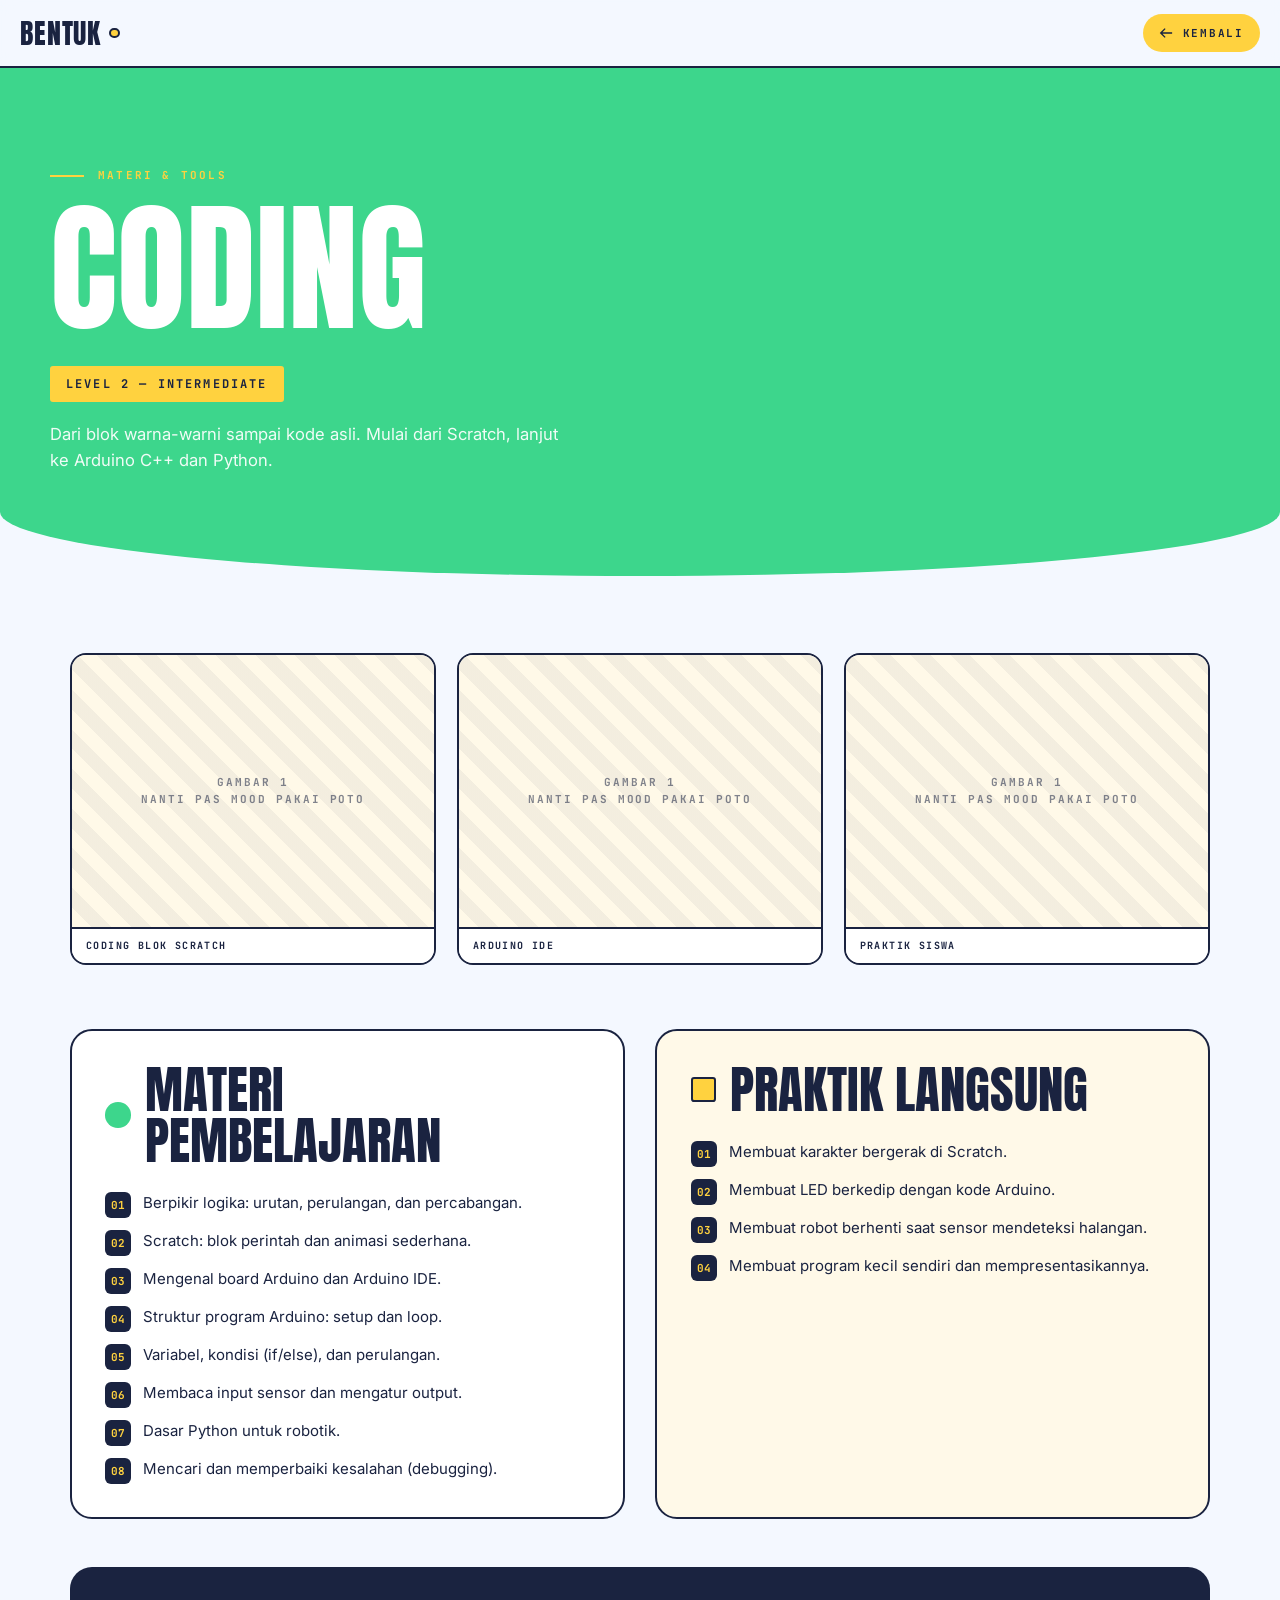
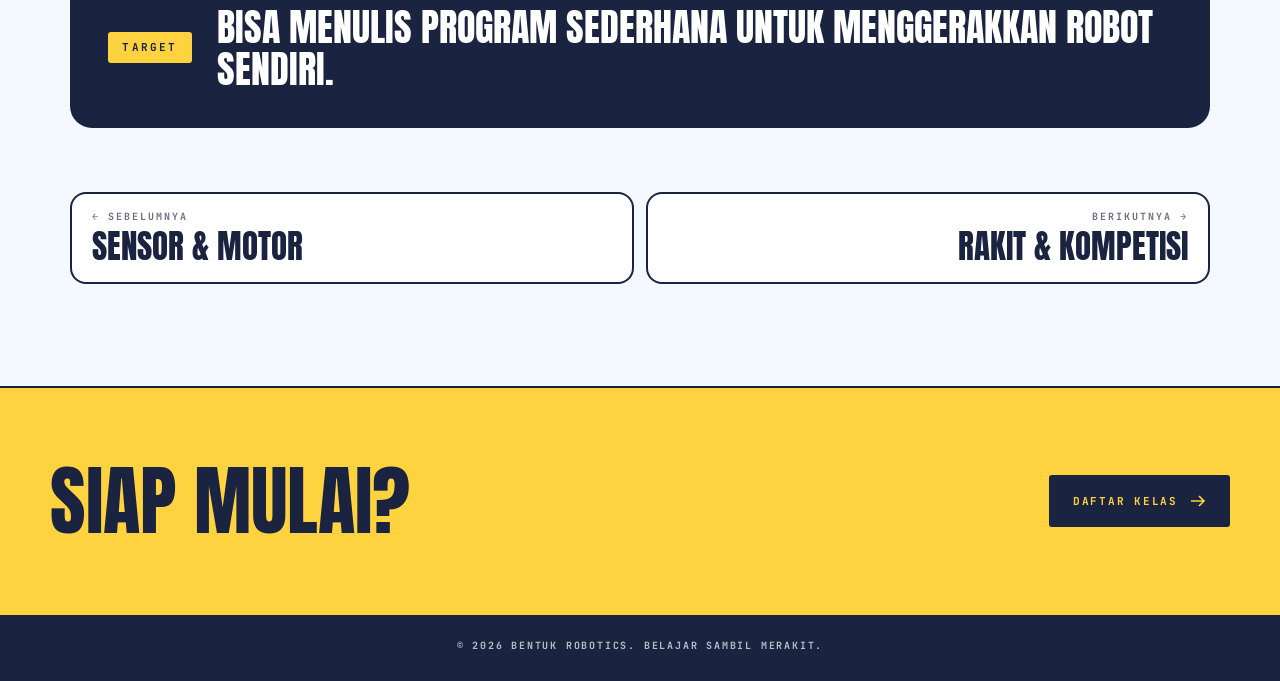
<file: coding.html>
<!DOCTYPE html>
<html lang="id">
<head>
  <meta charset="utf-8">
  <meta name="viewport" content="width=device-width, initial-scale=1, viewport-fit=cover">
  <title>Coding — Bentuk Robotics</title>
  <meta name="description" content="Kelas Coding di Bentuk Robotics: Scratch untuk pemula, Arduino C++ dan Python untuk yang sudah siap.">
  <link rel="preconnect" href="https://fonts.googleapis.com">
  <link rel="preconnect" href="https://fonts.gstatic.com" crossorigin>
  <link href="https://fonts.googleapis.com/css2?family=Anton&family=Inter:wght@400;500;600;700&family=JetBrains+Mono:wght@500;700&display=swap" rel="stylesheet">
  <link rel="stylesheet" href="detail.css">
</head>
<body class="t-coding">
  <header class="dhdr">
    <a class="logo" href="inde.html#hero" aria-label="Bentuk Robotics">BENTUK<span class="logo-dot"></span></a>
    <a class="back" href="index.html#services">
      <svg viewBox="0 0 16 16" fill="none" stroke="currentColor" stroke-width="1.6" aria-hidden="true"><path d="M15 8H2M7 3L2 8l5 5"/></svg>
      Kembali
    </a>
  </header>

  <main>
    <section class="dhero">
      <div class="in">
        <p class="crumb">Materi &amp; Tools</p>
        <h1>Coding</h1>
        <span class="level">Level 2 — Intermediate</span>
        <p class="lead">Dari blok warna-warni sampai kode asli. Mulai dari Scratch, lanjut ke Arduino C++ dan Python.</p>
      </div>
    </section>

    <div class="dmain">
      <!-- Ganti blok .ph dengan: <img src="img/nama-file.jpg" alt="deskripsi gambar"> -->
      <div class="shots">
        <figure class="shot">
          <div class="ph">Gambar 1<br>nanti pas mood pakai poto</div>
          <figcaption>Coding blok Scratch</figcaption>
        </figure>
        <figure class="shot">
          <div class="ph">Gambar 1<br>nanti pas mood pakai poto</div>
          <figcaption>Arduino IDE</figcaption>
        </figure>
        <figure class="shot">
          <div class="ph">Gambar 1<br>nanti pas mood pakai poto</div>
          <figcaption>Praktik siswa</figcaption>
        </figure>
      </div>

      <div class="cols">
        <section class="panel" aria-labelledby="h-materi">
          <h2 id="h-materi">Materi pembelajaran</h2>
          <ul class="checklist">
            <li>Berpikir logika: urutan, perulangan, dan percabangan.</li>
            <li>Scratch: blok perintah dan animasi sederhana.</li>
            <li>Mengenal board Arduino dan Arduino IDE.</li>
            <li>Struktur program Arduino: setup dan loop.</li>
            <li>Variabel, kondisi (if/else), dan perulangan.</li>
            <li>Membaca input sensor dan mengatur output.</li>
            <li>Dasar Python untuk robotik.</li>
            <li>Mencari dan memperbaiki kesalahan (debugging).</li>
          </ul>
        </section>

        <section class="panel alt" aria-labelledby="h-praktik">
          <h2 id="h-praktik">Praktik langsung</h2>
          <ul class="checklist">
            <li>Membuat karakter bergerak di Scratch.</li>
            <li>Membuat LED berkedip dengan kode Arduino.</li>
            <li>Membuat robot berhenti saat sensor mendeteksi halangan.</li>
            <li>Membuat program kecil sendiri dan mempresentasikannya.</li>
          </ul>
        </section>
      </div>

      <div class="target">
        <span class="lb">Target</span>
        <p>Bisa menulis program sederhana untuk menggerakkan robot sendiri.</p>
      </div>

      <nav class="pager" aria-label="Materi lain">
        <a class="prev" href="sensor-motor.html">
          <small>← Sebelumnya</small>
          <strong>Sensor &amp; Motor</strong>
        </a>
        <a class="next" href="rakit-kompetisi.html">
          <small>Berikutnya →</small>
          <strong>Rakit &amp; Kompetisi</strong>
        </a>
      </nav>
    </div>

    <section class="cta">
      <div class="in">
        <h2>Siap mulai?</h2>
        <a class="btn" href="inde.html#contact">
          Daftar kelas
          <svg viewBox="0 0 16 16" fill="none" stroke="currentColor" stroke-width="1.6" aria-hidden="true"><path d="M1 8h13M9 3l5 5-5 5"/></svg>
        </a>
      </div>
    </section>
  </main>

  <footer class="dfoot">© 2026 Bentuk Robotics. Belajar sambil merakit.</footer>
</body>
</html>
</file>
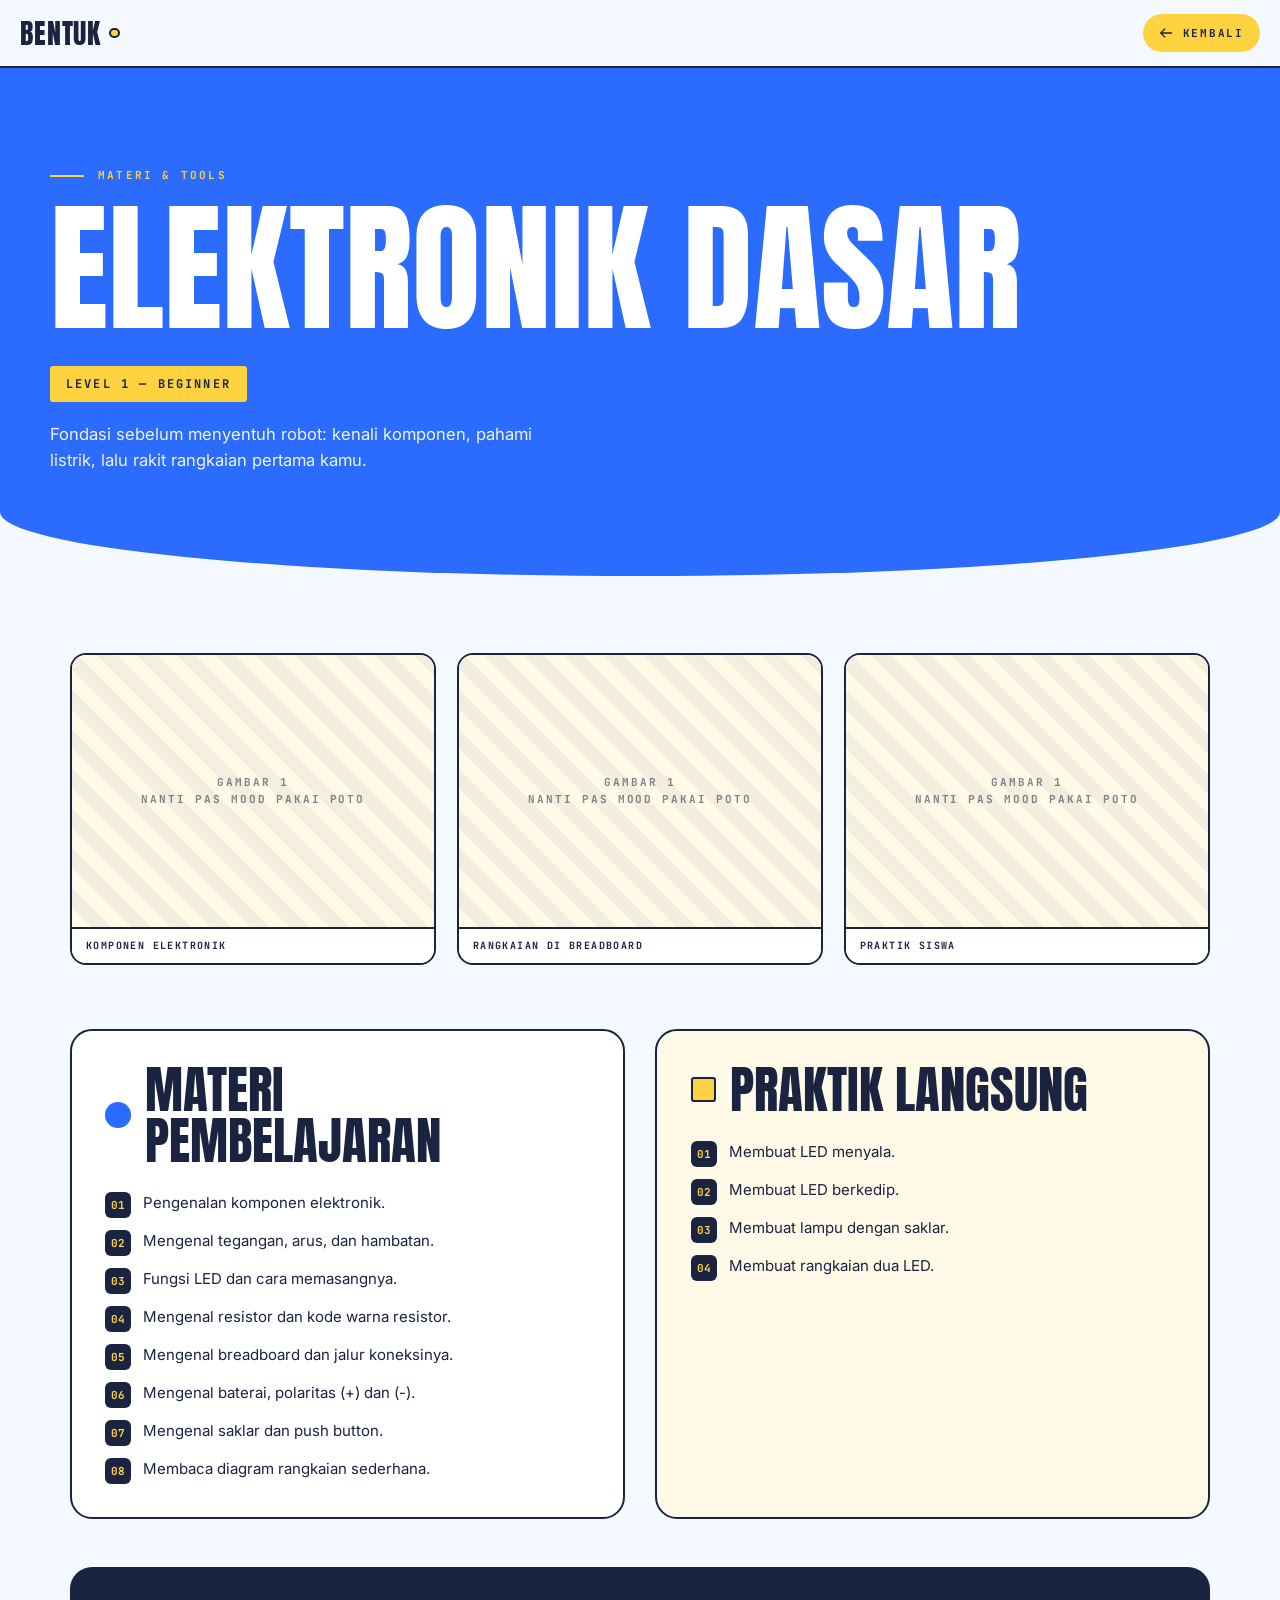
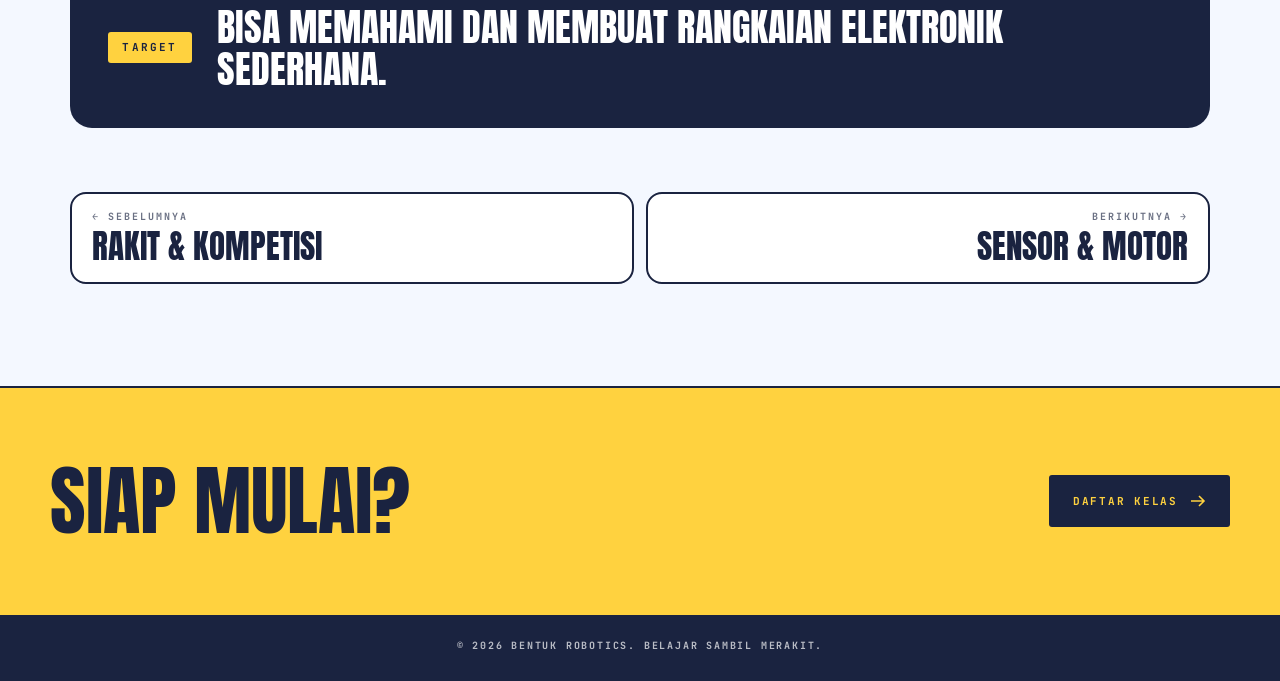
<file: elektronik-dasar.html>
<!DOCTYPE html>
<html lang="id">
<head>
  <meta charset="utf-8">
  <meta name="viewport" content="width=device-width, initial-scale=1, viewport-fit=cover">
  <title>Elektronik Dasar — Bentuk Robotics</title>
  <meta name="description" content="Kelas Elektronik Dasar Level 1 Beginner di Bentuk Robotics: LED, resistor, breadboard, baterai, dan saklar.">
  <link rel="preconnect" href="https://fonts.googleapis.com">
  <link rel="preconnect" href="https://fonts.gstatic.com" crossorigin>
  <link href="https://fonts.googleapis.com/css2?family=Anton&family=Inter:wght@400;500;600;700&family=JetBrains+Mono:wght@500;700&display=swap" rel="stylesheet">
  <link rel="stylesheet" href="detail.css">
</head>
<body class="t-elektronik">
  <header class="dhdr">
    <a class="logo" href="inde.html#hero" aria-label="Bentuk Robotics">BENTUK<span class="logo-dot"></span></a>
    <a class="back" href="index.html">
      <svg viewBox="0 0 16 16" fill="none" stroke="currentColor" stroke-width="1.6" aria-hidden="true"><path d="M15 8H2M7 3L2 8l5 5"/></svg>
      Kembali
    </a>
  </header>

  <main>
    <section class="dhero">
      <div class="in">
        <p class="crumb">Materi &amp; Tools</p>
        <h1>Elektronik Dasar</h1>
        <span class="level">Level 1 — Beginner</span>
        <p class="lead">Fondasi sebelum menyentuh robot: kenali komponen, pahami listrik, lalu rakit rangkaian pertama kamu.</p>
      </div>
    </section>

    <div class="dmain">
      <!-- Ganti blok .ph dengan: <img src="img/nama-file.jpg" alt="deskripsi gambar"> -->
      <div class="shots">
        <figure class="shot">
          <div class="ph">Gambar 1<br>nanti pas mood pakai poto</div>
          <figcaption>Komponen elektronik</figcaption>
        </figure>
        <figure class="shot">
          <div class="ph">Gambar 1<br>nanti pas mood pakai poto</div>
          <figcaption>Rangkaian di breadboard</figcaption>
        </figure>
        <figure class="shot">
          <div class="ph">Gambar 1<br>nanti pas mood pakai poto</div>
          <figcaption>Praktik siswa</figcaption>
        </figure>
      </div>

      <div class="cols">
        <section class="panel" aria-labelledby="h-materi">
          <h2 id="h-materi">Materi pembelajaran</h2>
          <ul class="checklist">
            <li>Pengenalan komponen elektronik.</li>
            <li>Mengenal tegangan, arus, dan hambatan.</li>
            <li>Fungsi LED dan cara memasangnya.</li>
            <li>Mengenal resistor dan kode warna resistor.</li>
            <li>Mengenal breadboard dan jalur koneksinya.</li>
            <li>Mengenal baterai, polaritas (+) dan (-).</li>
            <li>Mengenal saklar dan push button.</li>
            <li>Membaca diagram rangkaian sederhana.</li>
          </ul>
        </section>

        <section class="panel alt" aria-labelledby="h-praktik">
          <h2 id="h-praktik">Praktik langsung</h2>
          <ul class="checklist">
            <li>Membuat LED menyala.</li>
            <li>Membuat LED berkedip.</li>
            <li>Membuat lampu dengan saklar.</li>
            <li>Membuat rangkaian dua LED.</li>
          </ul>
        </section>
      </div>

      <div class="target">
        <span class="lb">Target</span>
        <p>Bisa memahami dan membuat rangkaian elektronik sederhana.</p>
      </div>

      <nav class="pager" aria-label="Materi lain">
        <a class="prev" href="rakit-kompetisi.html">
          <small>← Sebelumnya</small>
          <strong>Rakit &amp; Kompetisi</strong>
        </a>
        <a class="next" href="sensor-motor.html">
          <small>Berikutnya →</small>
          <strong>Sensor &amp; Motor</strong>
        </a>
      </nav>
    </div>

    <section class="cta">
      <div class="in">
        <h2>Siap mulai?</h2>
        <a class="btn" href="inde.html#contact">
          Daftar kelas
          <svg viewBox="0 0 16 16" fill="none" stroke="currentColor" stroke-width="1.6" aria-hidden="true"><path d="M1 8h13M9 3l5 5-5 5"/></svg>
        </a>
      </div>
    </section>
  </main>

  <footer class="dfoot">© 2026 Bentuk Robotics. Belajar sambil merakit.</footer>
</body>
</html>
</file>
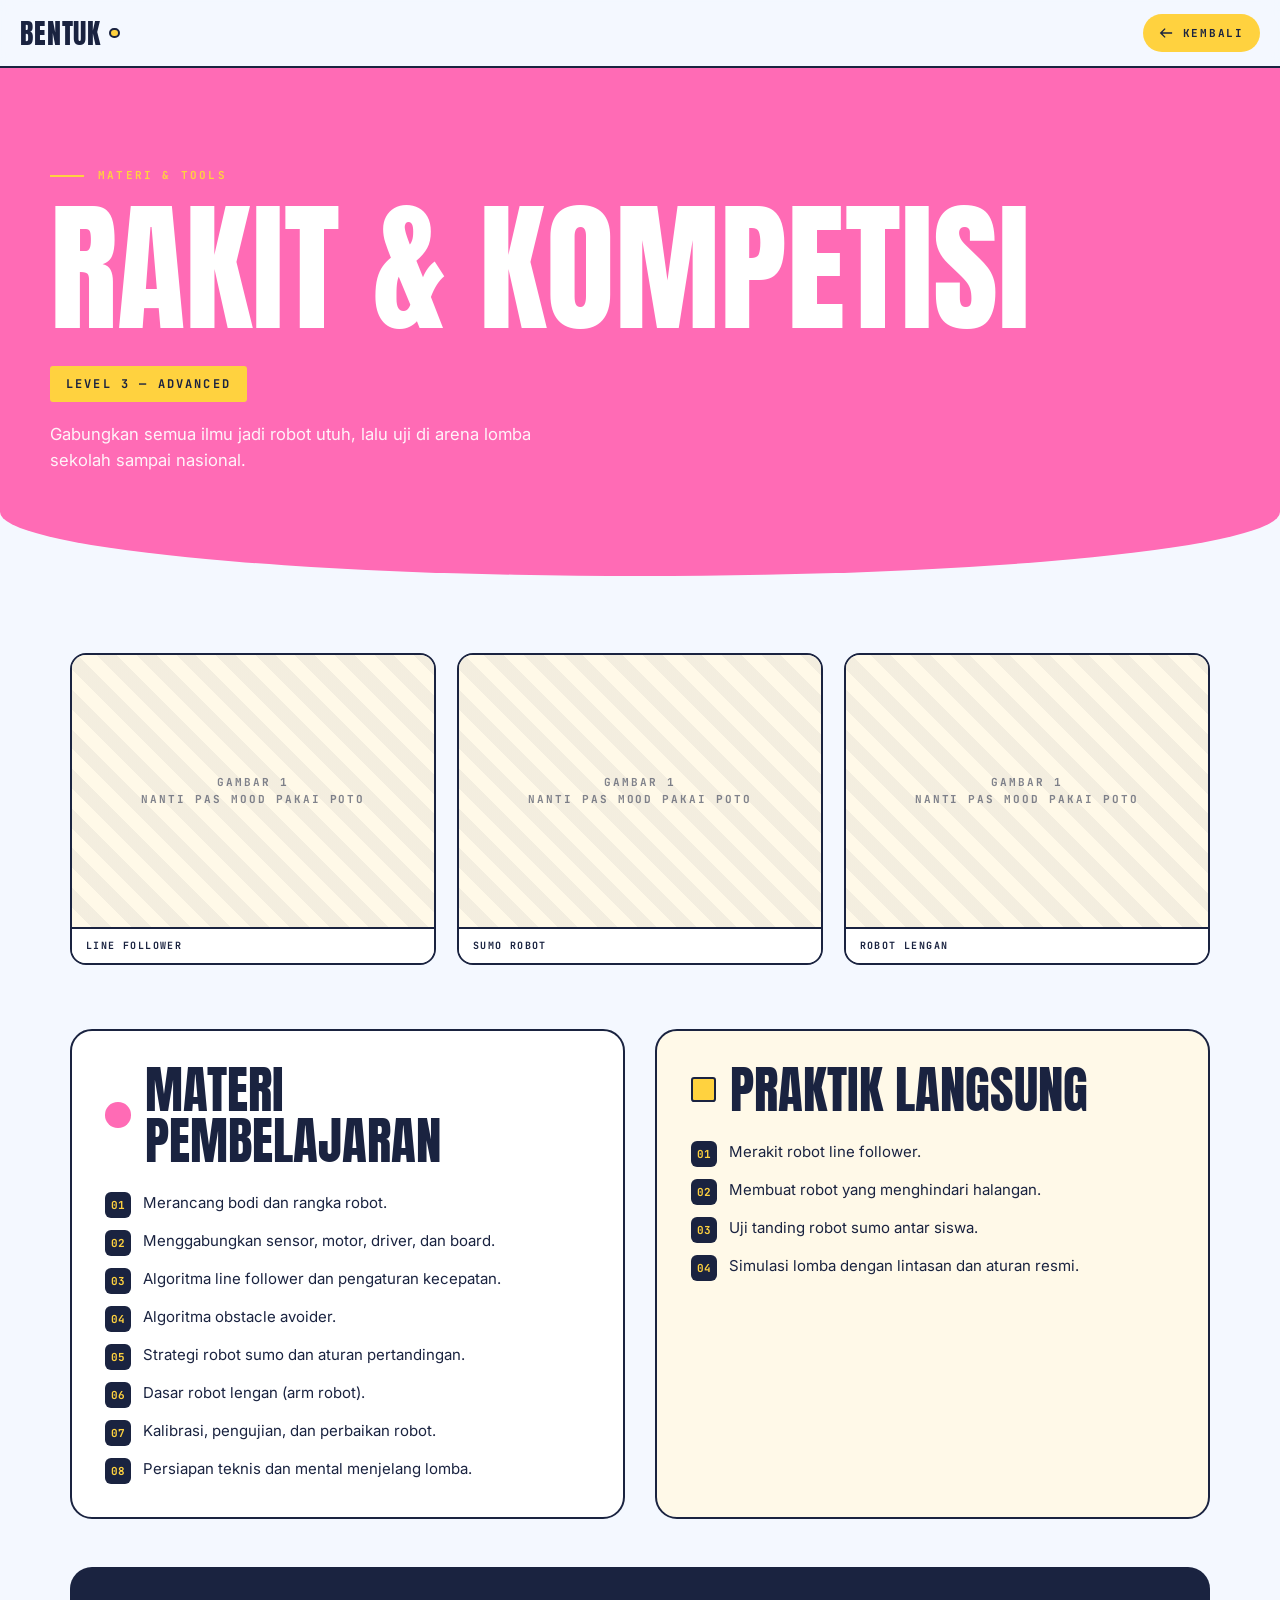
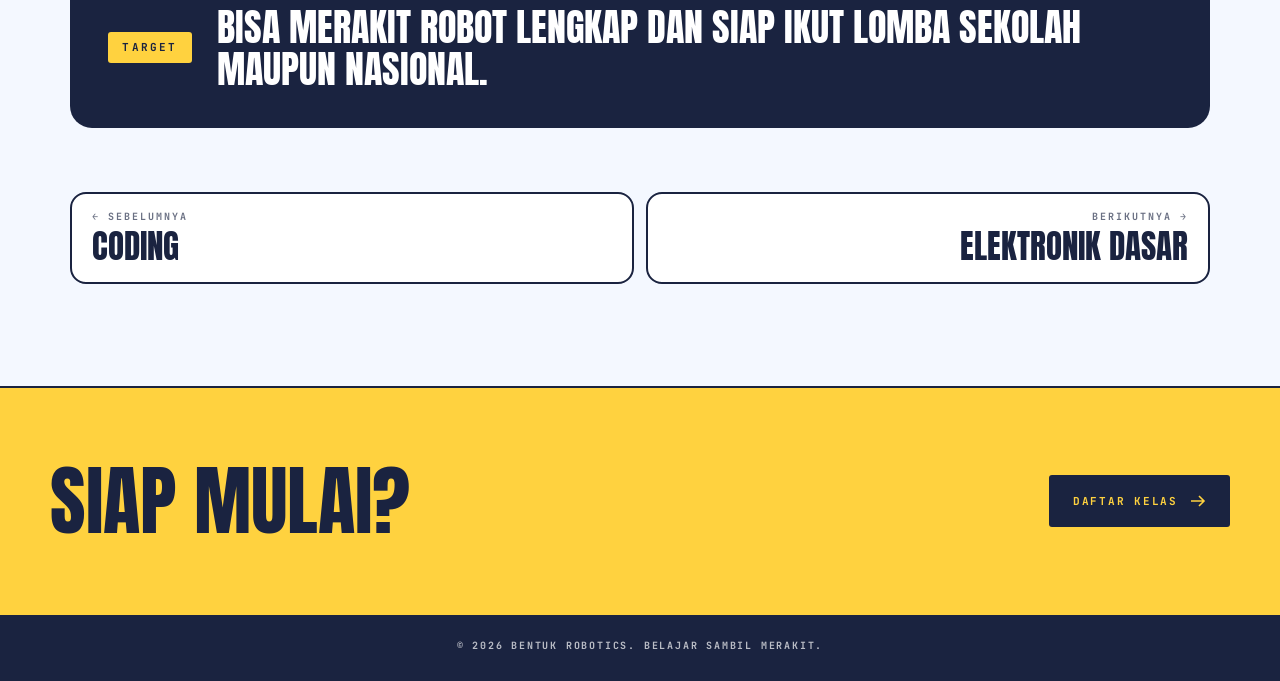
<file: rakit-kompetisi.html>
<!DOCTYPE html>
<html lang="id">
<head>
  <meta charset="utf-8">
  <meta name="viewport" content="width=device-width, initial-scale=1, viewport-fit=cover">
  <title>Rakit &amp; Kompetisi — Bentuk Robotics</title>
  <meta name="description" content="Kelas Rakit dan Kompetisi di Bentuk Robotics: line follower, obstacle avoider, sumo, dan robot lengan.">
  <link rel="preconnect" href="https://fonts.googleapis.com">
  <link rel="preconnect" href="https://fonts.gstatic.com" crossorigin>
  <link href="https://fonts.googleapis.com/css2?family=Anton&family=Inter:wght@400;500;600;700&family=JetBrains+Mono:wght@500;700&display=swap" rel="stylesheet">
  <link rel="stylesheet" href="detail.css">
</head>
<body class="t-rakit">
  <header class="dhdr">
    <a class="logo" href="inde.html#hero" aria-label="Bentuk Robotics">BENTUK<span class="logo-dot"></span></a>
    <a class="back" href="index.html#services">
      <svg viewBox="0 0 16 16" fill="none" stroke="currentColor" stroke-width="1.6" aria-hidden="true"><path d="M15 8H2M7 3L2 8l5 5"/></svg>
      Kembali
    </a>
  </header>

  <main>
    <section class="dhero">
      <div class="in">
        <p class="crumb">Materi &amp; Tools</p>
        <h1>Rakit &amp; Kompetisi</h1>
        <span class="level">Level 3 — Advanced</span>
        <p class="lead">Gabungkan semua ilmu jadi robot utuh, lalu uji di arena lomba sekolah sampai nasional.</p>
      </div>
    </section>

    <div class="dmain">
      <!-- Ganti blok .ph dengan: <img src="img/nama-file.jpg" alt="deskripsi gambar"> -->
      <div class="shots">
        <figure class="shot">
          <div class="ph">Gambar 1<br>nanti pas mood pakai poto</div>
          <figcaption>Line follower</figcaption>
        </figure>
        <figure class="shot">
          <div class="ph">Gambar 1<br>nanti pas mood pakai poto</div>
          <figcaption>Sumo robot</figcaption>
        </figure>
        <figure class="shot">
          <div class="ph">Gambar 1<br>nanti pas mood pakai poto</div>
          <figcaption>Robot lengan</figcaption>
        </figure>
      </div>

      <div class="cols">
        <section class="panel" aria-labelledby="h-materi">
          <h2 id="h-materi">Materi pembelajaran</h2>
          <ul class="checklist">
            <li>Merancang bodi dan rangka robot.</li>
            <li>Menggabungkan sensor, motor, driver, dan board.</li>
            <li>Algoritma line follower dan pengaturan kecepatan.</li>
            <li>Algoritma obstacle avoider.</li>
            <li>Strategi robot sumo dan aturan pertandingan.</li>
            <li>Dasar robot lengan (arm robot).</li>
            <li>Kalibrasi, pengujian, dan perbaikan robot.</li>
            <li>Persiapan teknis dan mental menjelang lomba.</li>
          </ul>
        </section>

        <section class="panel alt" aria-labelledby="h-praktik">
          <h2 id="h-praktik">Praktik langsung</h2>
          <ul class="checklist">
            <li>Merakit robot line follower.</li>
            <li>Membuat robot yang menghindari halangan.</li>
            <li>Uji tanding robot sumo antar siswa.</li>
            <li>Simulasi lomba dengan lintasan dan aturan resmi.</li>
          </ul>
        </section>
      </div>

      <div class="target">
        <span class="lb">Target</span>
        <p>Bisa merakit robot lengkap dan siap ikut lomba sekolah maupun nasional.</p>
      </div>

      <nav class="pager" aria-label="Materi lain">
        <a class="prev" href="coding.html">
          <small>← Sebelumnya</small>
          <strong>Coding</strong>
        </a>
        <a class="next" href="elektronik-dasar.html">
          <small>Berikutnya →</small>
          <strong>Elektronik Dasar</strong>
        </a>
      </nav>
    </div>

    <section class="cta">
      <div class="in">
        <h2>Siap mulai?</h2>
        <a class="btn" href="inde.html#contact">
          Daftar kelas
          <svg viewBox="0 0 16 16" fill="none" stroke="currentColor" stroke-width="1.6" aria-hidden="true"><path d="M1 8h13M9 3l5 5-5 5"/></svg>
        </a>
      </div>
    </section>
  </main>

  <footer class="dfoot">© 2026 Bentuk Robotics. Belajar sambil merakit.</footer>
</body>
</html>
</file>
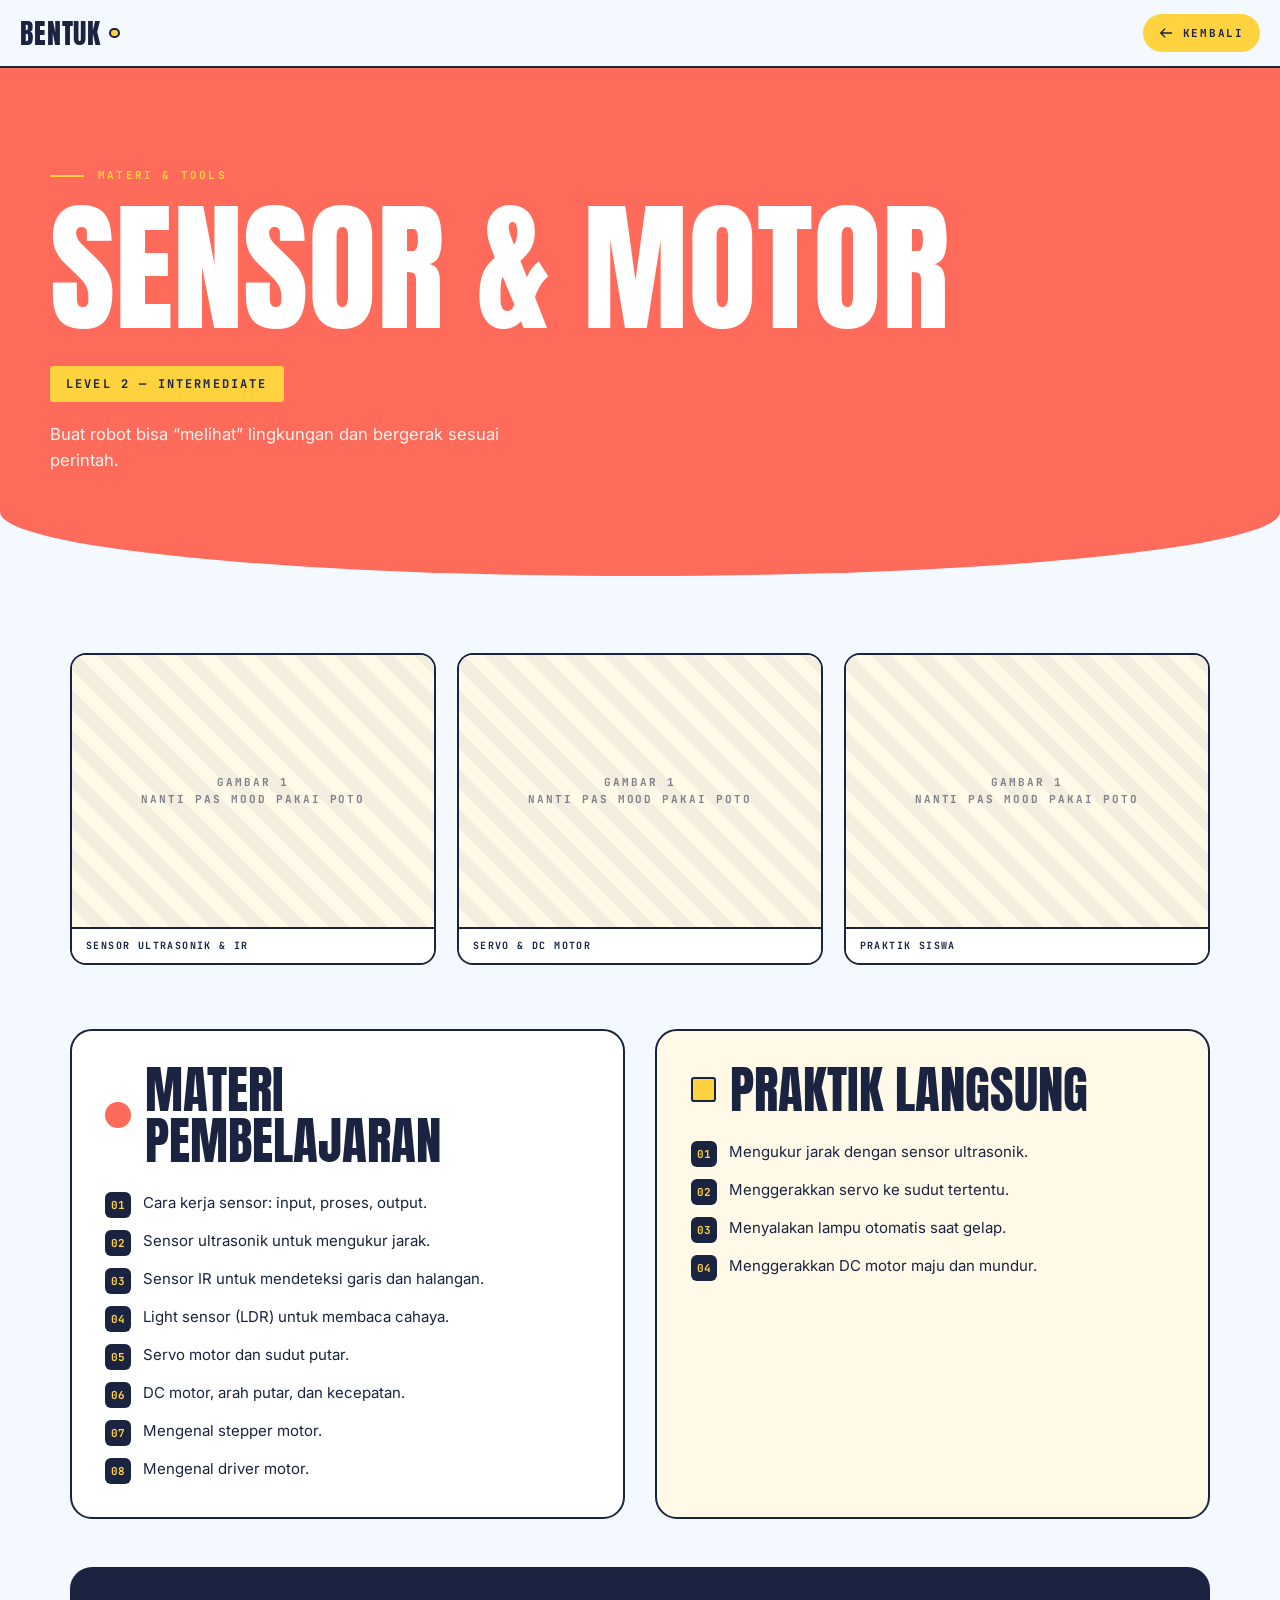
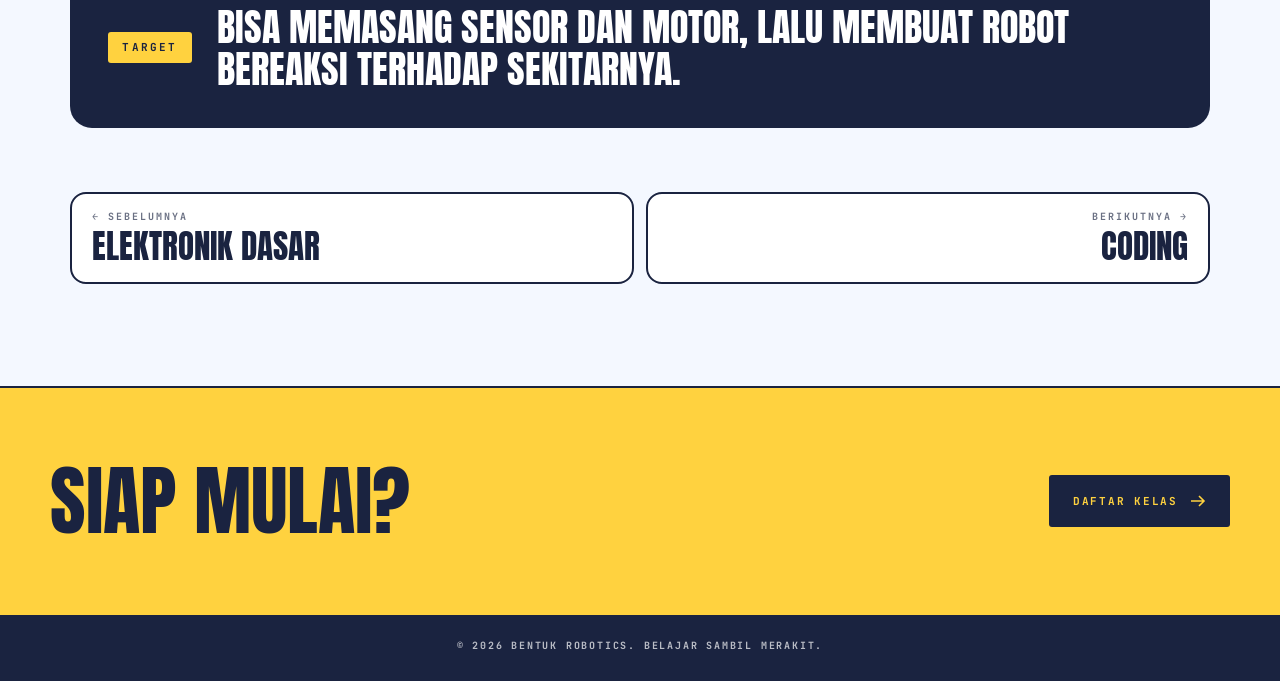
<file: sensor-motor.html>
<!DOCTYPE html>
<html lang="id">
<head>
  <meta charset="utf-8">
  <meta name="viewport" content="width=device-width, initial-scale=1, viewport-fit=cover">
  <title>Sensor &amp; Motor — Bentuk Robotics</title>
  <meta name="description" content="Kelas Sensor dan Motor di Bentuk Robotics: ultrasonik, IR, light sensor, servo, DC motor, dan stepper.">
  <link rel="preconnect" href="https://fonts.googleapis.com">
  <link rel="preconnect" href="https://fonts.gstatic.com" crossorigin>
  <link href="https://fonts.googleapis.com/css2?family=Anton&family=Inter:wght@400;500;600;700&family=JetBrains+Mono:wght@500;700&display=swap" rel="stylesheet">
  <link rel="stylesheet" href="detail.css">
</head>
<body class="t-sensor">
  <header class="dhdr">
    <a class="logo" href="inde.html#hero" aria-label="Bentuk Robotics">BENTUK<span class="logo-dot"></span></a>
    <a class="back" href="index.html#services">
      <svg viewBox="0 0 16 16" fill="none" stroke="currentColor" stroke-width="1.6" aria-hidden="true"><path d="M15 8H2M7 3L2 8l5 5"/></svg>
      Kembali
    </a>
  </header>

  <main>
    <section class="dhero">
      <div class="in">
        <p class="crumb">Materi &amp; Tools</p>
        <h1>Sensor &amp; Motor</h1>
        <span class="level">Level 2 — Intermediate</span>
        <p class="lead">Buat robot bisa “melihat” lingkungan dan bergerak sesuai perintah.</p>
      </div>
    </section>

    <div class="dmain">
      <!-- Ganti blok .ph dengan: <img src="img/nama-file.jpg" alt="deskripsi gambar"> -->
      <div class="shots">
        <figure class="shot">
          <div class="ph">Gambar 1<br>nanti pas mood pakai poto</div>
          <figcaption>Sensor ultrasonik &amp; IR</figcaption>
        </figure>
        <figure class="shot">
          <div class="ph">Gambar 1<br>nanti pas mood pakai poto</div>
          <figcaption>Servo &amp; DC motor</figcaption>
        </figure>
        <figure class="shot">
          <div class="ph">Gambar 1<br>nanti pas mood pakai poto</div>
          <figcaption>Praktik siswa</figcaption>
        </figure>
      </div>

      <div class="cols">
        <section class="panel" aria-labelledby="h-materi">
          <h2 id="h-materi">Materi pembelajaran</h2>
          <ul class="checklist">
            <li>Cara kerja sensor: input, proses, output.</li>
            <li>Sensor ultrasonik untuk mengukur jarak.</li>
            <li>Sensor IR untuk mendeteksi garis dan halangan.</li>
            <li>Light sensor (LDR) untuk membaca cahaya.</li>
            <li>Servo motor dan sudut putar.</li>
            <li>DC motor, arah putar, dan kecepatan.</li>
            <li>Mengenal stepper motor.</li>
            <li>Mengenal driver motor.</li>
          </ul>
        </section>

        <section class="panel alt" aria-labelledby="h-praktik">
          <h2 id="h-praktik">Praktik langsung</h2>
          <ul class="checklist">
            <li>Mengukur jarak dengan sensor ultrasonik.</li>
            <li>Menggerakkan servo ke sudut tertentu.</li>
            <li>Menyalakan lampu otomatis saat gelap.</li>
            <li>Menggerakkan DC motor maju dan mundur.</li>
          </ul>
        </section>
      </div>

      <div class="target">
        <span class="lb">Target</span>
        <p>Bisa memasang sensor dan motor, lalu membuat robot bereaksi terhadap sekitarnya.</p>
      </div>

      <nav class="pager" aria-label="Materi lain">
        <a class="prev" href="elektronik-dasar.html">
          <small>← Sebelumnya</small>
          <strong>Elektronik Dasar</strong>
        </a>
        <a class="next" href="coding.html">
          <small>Berikutnya →</small>
          <strong>Coding</strong>
        </a>
      </nav>
    </div>

    <section class="cta">
      <div class="in">
        <h2>Siap mulai?</h2>
        <a class="btn" href="inde.html#contact">
          Daftar kelas
          <svg viewBox="0 0 16 16" fill="none" stroke="currentColor" stroke-width="1.6" aria-hidden="true"><path d="M1 8h13M9 3l5 5-5 5"/></svg>
        </a>
      </div>
    </section>
  </main>

  <footer class="dfoot">© 2026 Bentuk Robotics. Belajar sambil merakit.</footer>
</body>
</html>
</file>
<file: detail.css>
/* ============================================================
   BENTUK ROBOTICS — Halaman detail materi
   Memakai warna & font yang sama dengan styles.css
   ============================================================ */

:root {
  --bg: #f4f8ff;
  --ink: #1a2340;
  --blue: #2b6cff;
  --yellow: #ffd23f;
  --coral: #ff6b5a;
  --green: #3dd68c;
  --pink: #ff6bb5;
  --navy: #1a2340;
  --cream: #fff9e8;

  --display: 'Anton', 'Impact', 'Arial Narrow', sans-serif;
  --text: 'Inter', system-ui, -apple-system, 'Segoe UI', sans-serif;
  --mono: 'JetBrains Mono', ui-monospace, monospace;

  --pad-l: max(20px, env(safe-area-inset-left, 0px));
  --pad-r: max(20px, env(safe-area-inset-right, 0px));
  --accent: var(--blue);
  --ease: cubic-bezier(0.2, 0.8, 0.2, 1);
  color-scheme: light;
}

/* warna aksen tiap materi */
body.t-elektronik { --accent: var(--blue); }
body.t-sensor     { --accent: var(--coral); }
body.t-coding     { --accent: var(--green); }
body.t-rakit      { --accent: var(--pink); }

*, *::before, *::after { box-sizing: border-box; margin: 0; }

html { -webkit-text-size-adjust: 100%; }

@media (prefers-reduced-motion: no-preference) {
  html { scroll-behavior: smooth; }
}

body {
  background: var(--bg);
  color: var(--ink);
  font: 400 16px / 1.55 var(--text);
  overflow-x: clip;
  -webkit-font-smoothing: antialiased;
}

a { color: inherit; }

:focus-visible {
  outline: 3px solid var(--navy);
  outline-offset: 3px;
}

h1, h2, h3 { font-weight: 400; text-transform: uppercase; }

/* ---------- Header ---------- */
.dhdr {
  position: sticky;
  top: 0;
  z-index: 20;
  display: flex;
  justify-content: space-between;
  align-items: center;
  gap: 16px;
  padding: calc(14px + env(safe-area-inset-top, 0px)) var(--pad-r) 14px var(--pad-l);
  background: rgba(244, 248, 255, 0.92);
  backdrop-filter: blur(8px);
  -webkit-backdrop-filter: blur(8px);
  border-bottom: 2px solid var(--navy);
}

.logo {
  font: 400 28px / 1 var(--display);
  letter-spacing: 0.03em;
  text-decoration: none;
  display: inline-flex;
  align-items: center;
  gap: 8px;
}

.logo-dot {
  width: 0.38em;
  height: 0.38em;
  border-radius: 50%;
  background: var(--yellow);
  border: 2px solid var(--navy);
  display: inline-block;
}

.back {
  display: inline-flex;
  align-items: center;
  gap: 10px;
  font: 700 11px / 1 var(--mono);
  letter-spacing: 0.16em;
  text-transform: uppercase;
  text-decoration: none;
  background: var(--yellow);
  padding: 12px 16px;
  border-radius: 99px;
  transition: transform 0.25s var(--ease);
}

.back:hover { transform: translateX(-4px); }
.back svg { width: 14px; height: 14px; }

/* ---------- Hero ---------- */
.dhero {
  background: var(--accent);
  color: #fff;
  padding: clamp(48px, 8vw, 110px) var(--pad-r) clamp(56px, 8vw, 110px) var(--pad-l);
  border-radius: 0 0 50% 50% / 0 0 5vw 5vw;
}

.dhero .in { max-width: 1180px; margin: 0 auto; }

.crumb {
  display: flex;
  align-items: center;
  gap: 14px;
  font: 700 11px / 1 var(--mono);
  letter-spacing: 0.2em;
  text-transform: uppercase;
  color: var(--yellow);
}

.crumb::before {
  content: "";
  width: 34px;
  height: 2px;
  background: currentColor;
  flex: none;
}

.dhero h1 {
  margin-top: clamp(14px, 2vw, 24px);
  font: 400 clamp(56px, 11vw, 190px) / 0.9 var(--display);
}

.level {
  display: inline-block;
  margin-top: clamp(18px, 3vw, 34px);
  background: var(--yellow);
  color: var(--navy);
  font: 700 12px / 1 var(--mono);
  letter-spacing: 0.18em;
  text-transform: uppercase;
  padding: 12px 16px;
  border-radius: 3px;
}

.dhero .lead {
  margin-top: 20px;
  max-width: 52ch;
  font-size: clamp(15px, 1.3vw, 18px);
  color: rgba(255, 255, 255, 0.92);
}

/* ---------- Konten ---------- */
.dmain {
  max-width: 1180px;
  margin: 0 auto;
  padding: clamp(40px, 6vw, 80px) var(--pad-r) clamp(60px, 8vw, 110px) var(--pad-l);
}

.shots {
  display: grid;
  grid-template-columns: repeat(3, minmax(0, 1fr));
  gap: clamp(12px, 1.6vw, 22px);
}

.shot {
  margin: 0;
  border: 2px solid var(--navy);
  border-radius: 16px;
  overflow: hidden;
  background: #fff;
}

.shot img {
  display: block;
  width: 100%;
  aspect-ratio: 4 / 3;
  object-fit: cover;
}

.shot .ph {
  aspect-ratio: 4 / 3;
  display: grid;
  place-items: center;
  text-align: center;
  padding: 12px;
  font: 700 11px / 1.5 var(--mono);
  letter-spacing: 0.18em;
  text-transform: uppercase;
  color: rgba(26, 35, 64, 0.55);
  background:
    repeating-linear-gradient(45deg, transparent 0 14px, rgba(26, 35, 64, 0.05) 14px 28px),
    var(--cream);
}

.shot figcaption {
  padding: 10px 14px;
  font: 700 10px / 1.4 var(--mono);
  letter-spacing: 0.14em;
  text-transform: uppercase;
  border-top: 2px solid var(--navy);
  background: #fff;
}

.cols {
  display: grid;
  grid-template-columns: repeat(2, minmax(0, 1fr));
  gap: clamp(16px, 2.4vw, 32px);
  margin-top: clamp(32px, 5vw, 64px);
}

.panel {
  border: 2px solid var(--navy);
  border-radius: 22px;
  padding: clamp(20px, 2.6vw, 36px);
  background: #fff;
}

.panel.alt { background: var(--cream); }

.panel h2 {
  font: 400 clamp(32px, 4vw, 56px) / 1 var(--display);
  display: flex;
  align-items: center;
  gap: 14px;
}

.panel h2::before {
  content: "";
  width: 0.5em;
  height: 0.5em;
  background: var(--accent);
  border-radius: 50%;
  flex: none;
}

.panel.alt h2::before { border-radius: 12%; background: var(--yellow); border: 2px solid var(--navy); }

.checklist {
  list-style: none;
  padding: 0;
  margin-top: clamp(16px, 2vw, 26px);
  display: grid;
  gap: 12px;
}

.checklist li {
  display: grid;
  grid-template-columns: 26px 1fr;
  gap: 12px;
  align-items: start;
  font-size: 15px;
  line-height: 1.45;
}

.checklist li::before {
  content: counter(i, decimal-leading-zero);
  counter-increment: i;
  font: 700 11px / 26px var(--mono);
  text-align: center;
  background: var(--navy);
  color: var(--yellow);
  border-radius: 6px;
  height: 26px;
}

.checklist { counter-reset: i; }

.target {
  margin-top: clamp(24px, 4vw, 48px);
  display: grid;
  grid-template-columns: auto 1fr;
  gap: clamp(14px, 2vw, 28px);
  align-items: center;
  background: var(--navy);
  color: #fff;
  border-radius: 22px;
  padding: clamp(20px, 3vw, 40px);
}

.target .lb {
  font: 700 11px / 1 var(--mono);
  letter-spacing: 0.2em;
  text-transform: uppercase;
  background: var(--yellow);
  color: var(--navy);
  padding: 10px 14px;
  border-radius: 3px;
}

.target p {
  font: 400 clamp(22px, 3vw, 40px) / 1.1 var(--display);
  text-transform: uppercase;
}

/* ---------- Navigasi antar materi ---------- */
.pager {
  margin-top: clamp(32px, 5vw, 64px);
  display: grid;
  grid-template-columns: repeat(2, minmax(0, 1fr));
  gap: 12px;
}

.pager a {
  display: flex;
  flex-direction: column;
  gap: 8px;
  border: 2px solid var(--navy);
  border-radius: 16px;
  padding: 18px 20px;
  text-decoration: none;
  background: #fff;
  transition: background 0.25s, transform 0.3s var(--ease);
}

.pager a:hover { background: var(--yellow); transform: translateY(-3px); }
.pager a.next { text-align: right; }

.pager small {
  font: 700 10px / 1 var(--mono);
  letter-spacing: 0.2em;
  text-transform: uppercase;
  color: rgba(26, 35, 64, 0.65);
}

.pager strong { font: 400 clamp(22px, 2.6vw, 34px) / 1 var(--display); text-transform: uppercase; }

/* ---------- CTA & footer ---------- */
.cta {
  background: var(--yellow);
  padding: clamp(40px, 6vw, 80px) var(--pad-r) clamp(40px, 6vw, 80px) var(--pad-l);
  border-top: 2px solid var(--navy);
}

.cta .in {
  max-width: 1180px;
  margin: 0 auto;
  display: flex;
  justify-content: space-between;
  align-items: center;
  flex-wrap: wrap;
  gap: 20px 32px;
}

.cta h2 { font: 400 clamp(40px, 6vw, 96px) / 0.95 var(--display); }

.btn {
  display: inline-flex;
  align-items: center;
  gap: 12px;
  background: var(--navy);
  color: var(--yellow);
  font: 700 11px / 1 var(--mono);
  letter-spacing: 0.16em;
  text-transform: uppercase;
  padding: 18px 24px;
  border-radius: 3px;
  text-decoration: none;
  transition: transform 0.25s var(--ease);
}

.btn:hover { transform: translateX(4px); }
.btn svg { width: 16px; height: 16px; flex: none; }

.dfoot {
  background: var(--navy);
  color: rgba(255, 255, 255, 0.7);
  padding: 24px var(--pad-r) 28px var(--pad-l);
  font: 700 10px / 1.4 var(--mono);
  letter-spacing: 0.18em;
  text-transform: uppercase;
  text-align: center;
}

@media (max-width: 820px) {
  .shots { grid-template-columns: 1fr; }
  .cols { grid-template-columns: 1fr; }
  .pager { grid-template-columns: 1fr; }
  .pager a.next { text-align: left; }
  .target { grid-template-columns: 1fr; }
  .target .lb { justify-self: start; }
}
</file>
